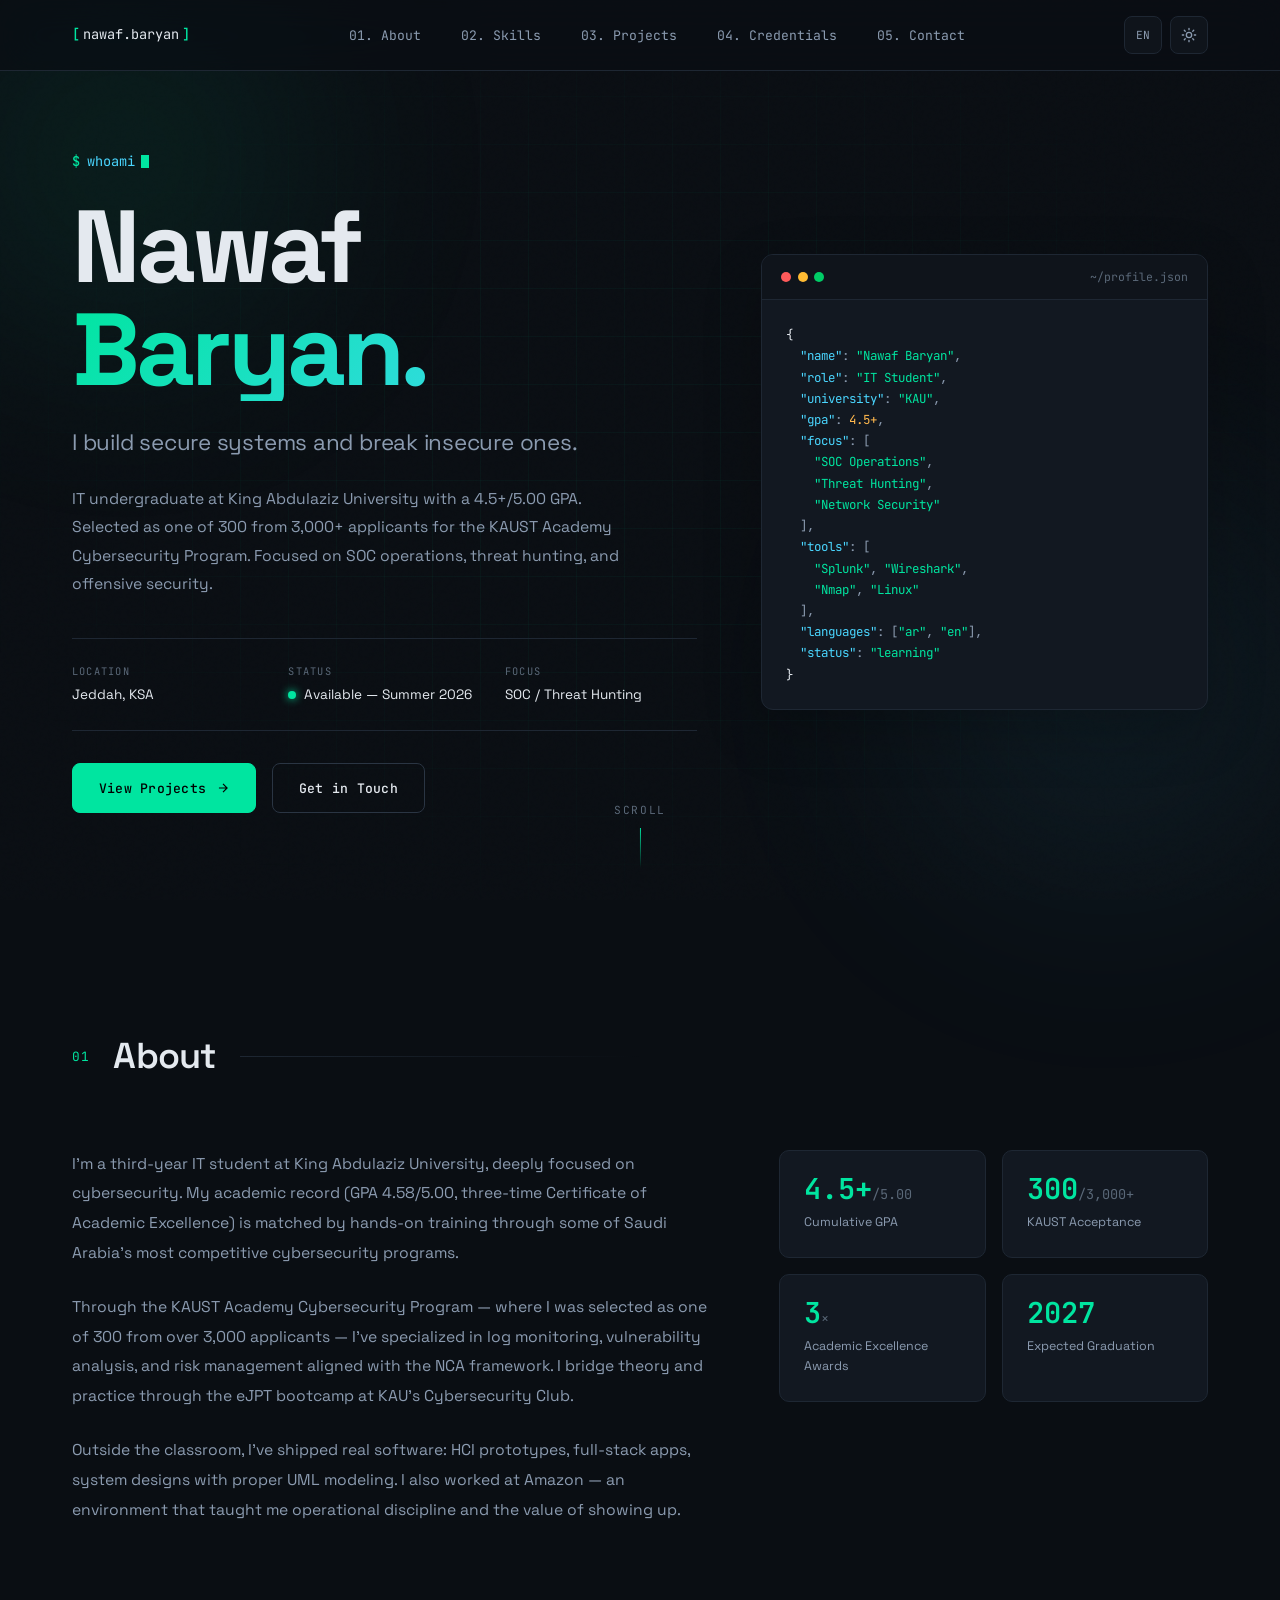
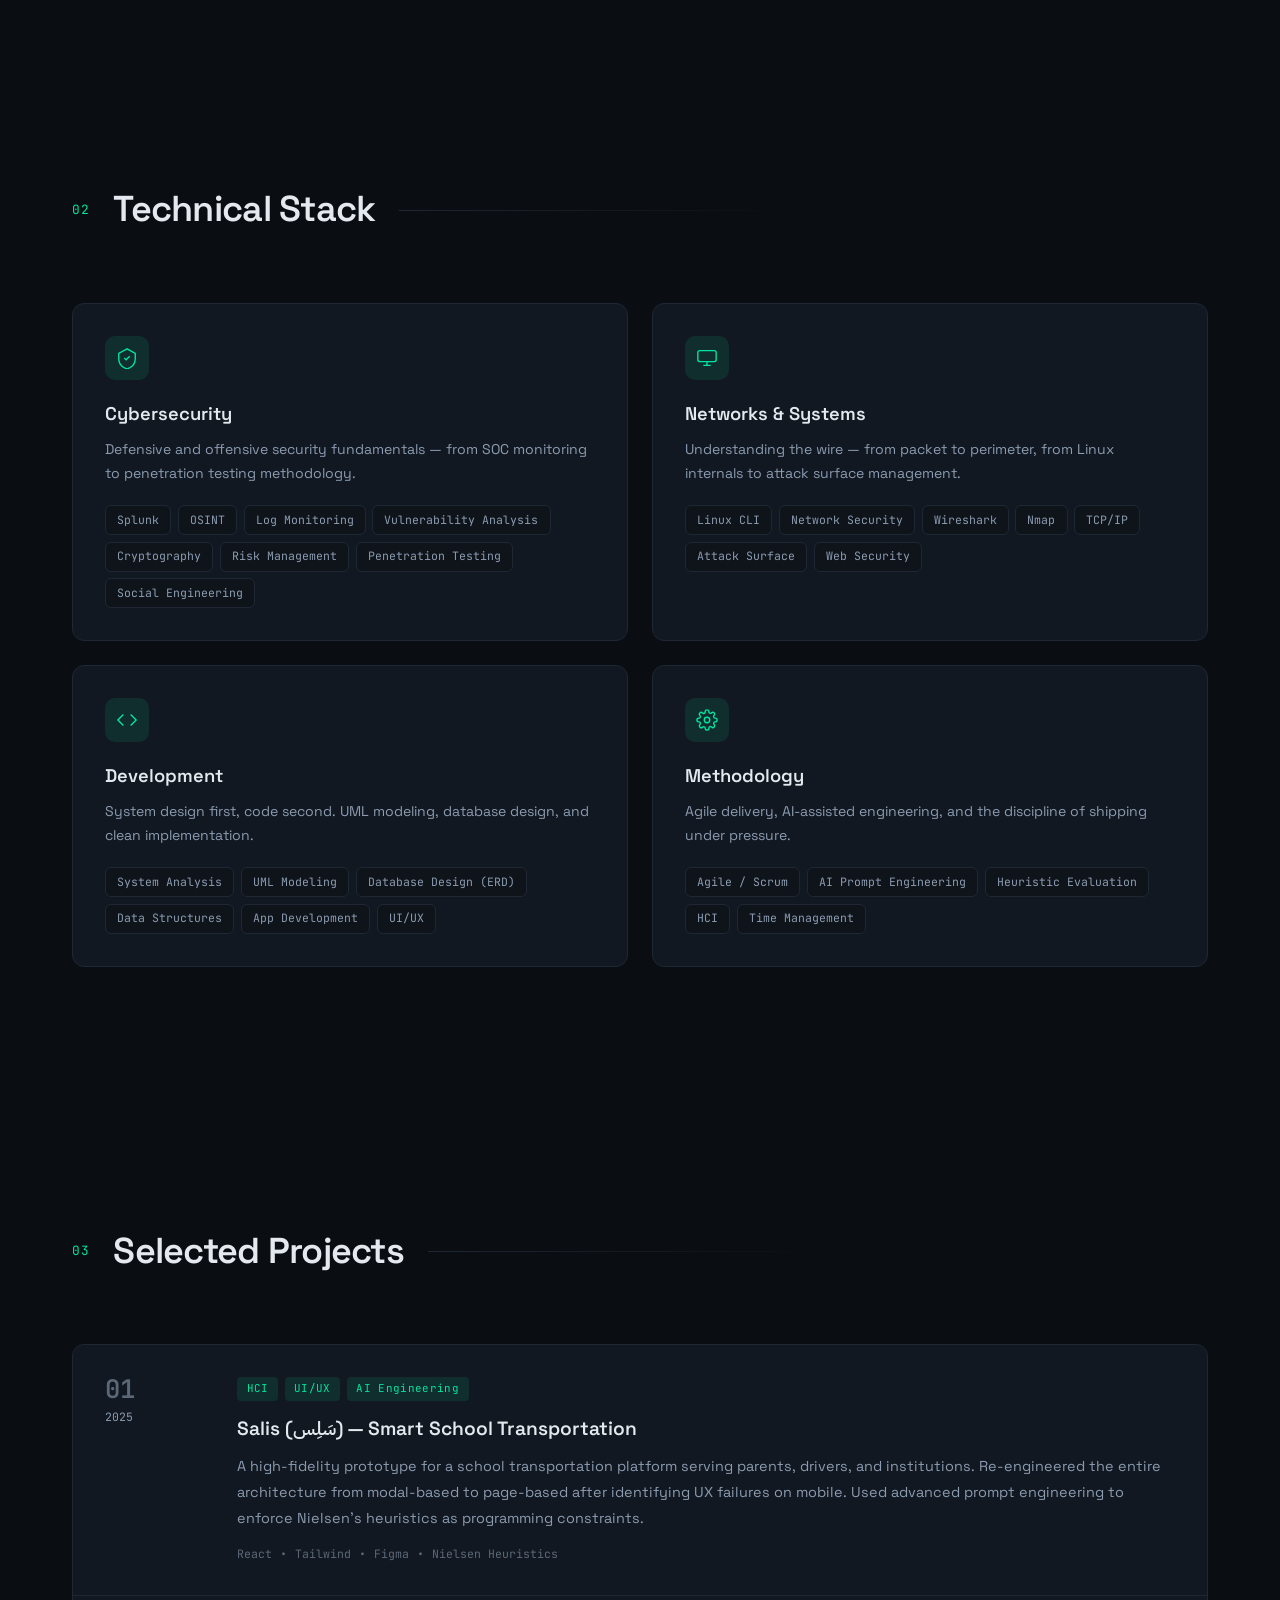
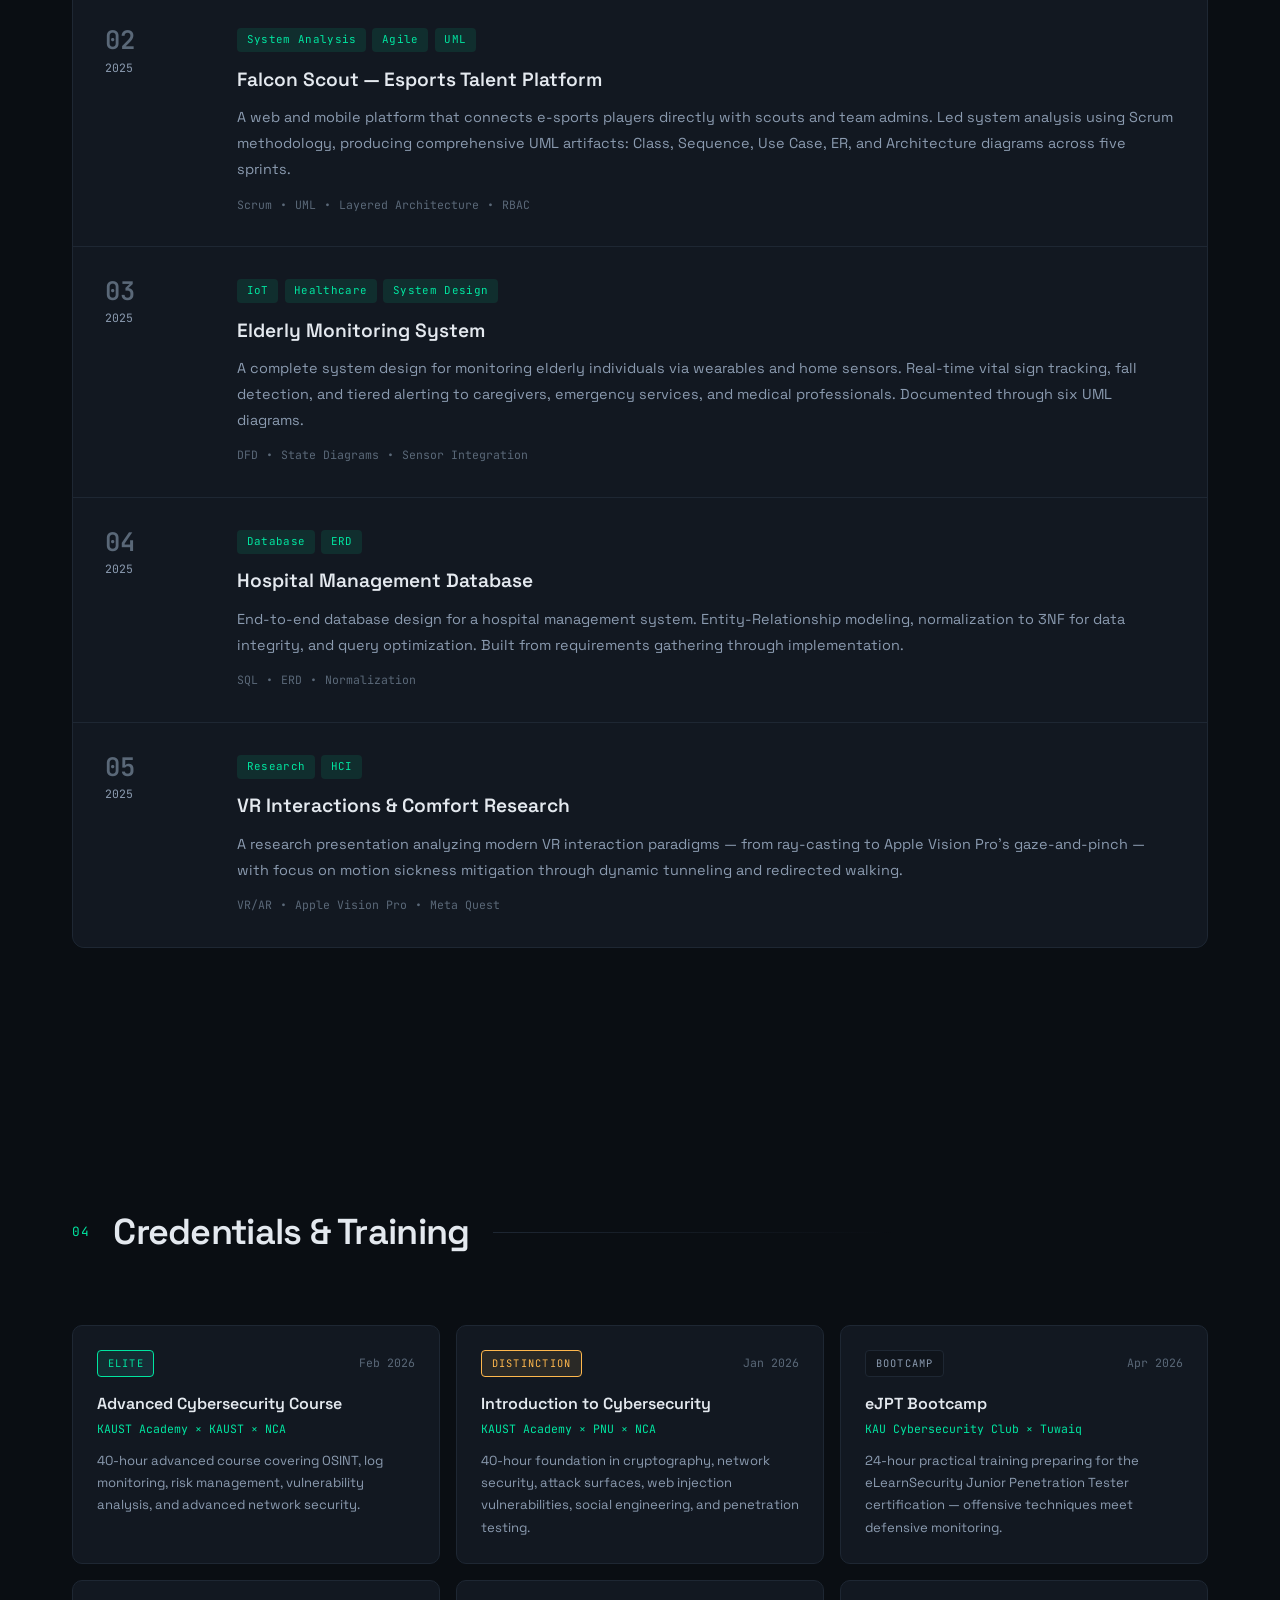
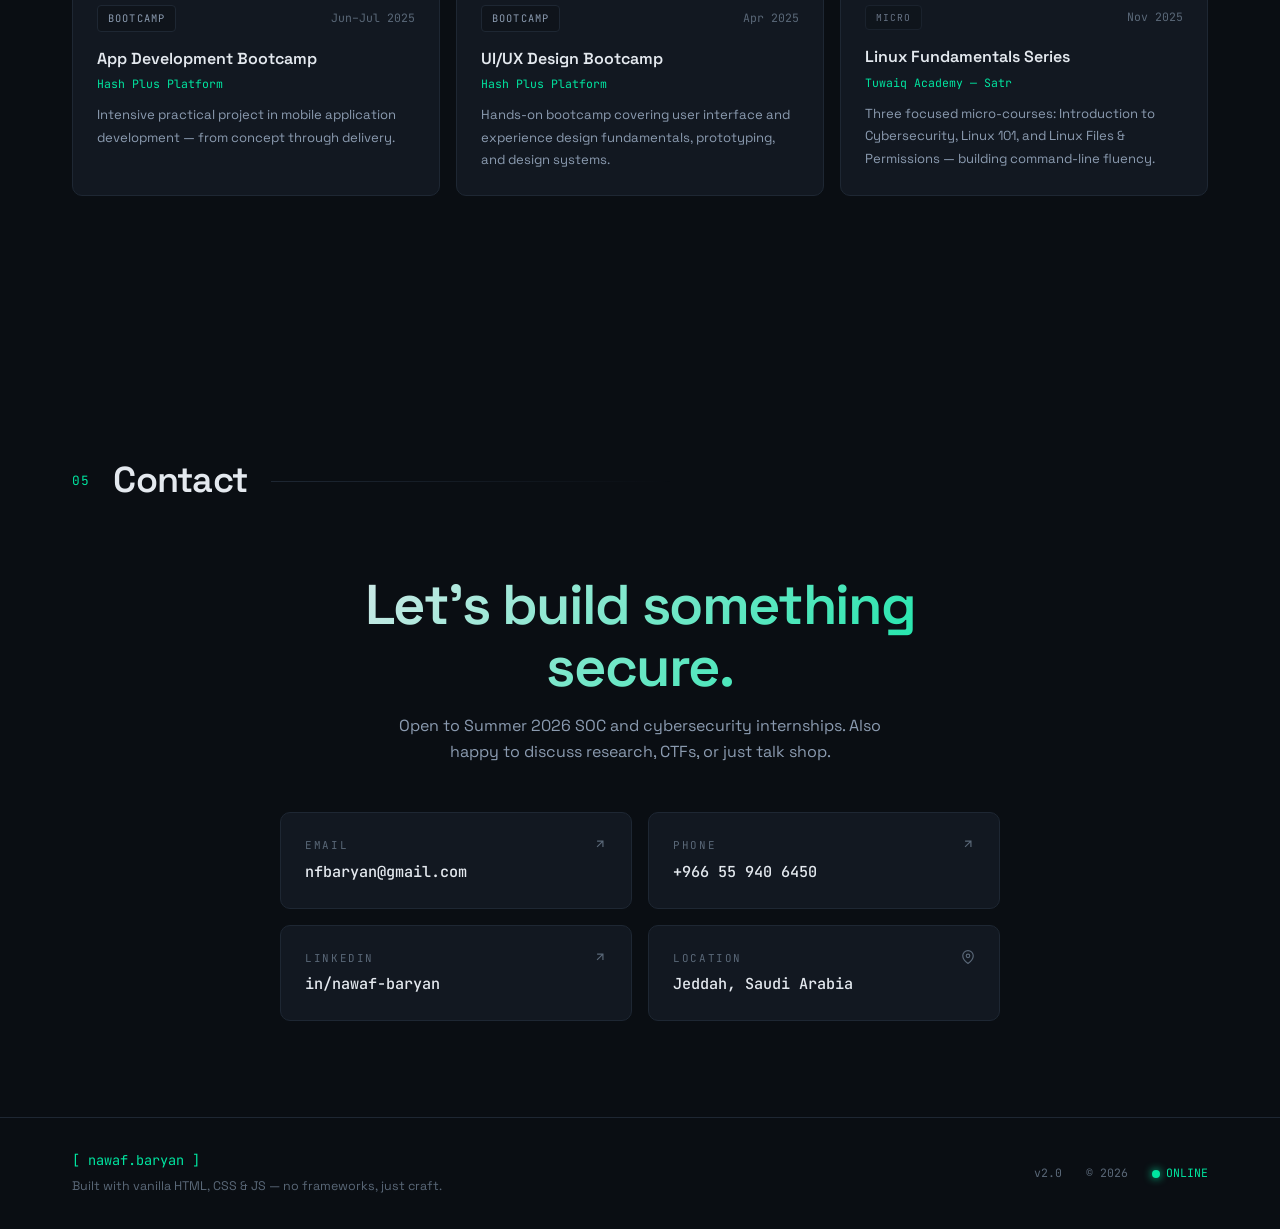
<file: index.html>
<!DOCTYPE html>
<html lang="en" data-theme="dark" dir="ltr">
<head>
  <meta charset="UTF-8" />
  <meta name="viewport" content="width=device-width, initial-scale=1.0" />
  <meta name="description" content="Nawaf Baryan - IT Student & Cybersecurity Enthusiast at King Abdulaziz University. KAUST Academy Cybersecurity Program, eJPT, SOC-focused." />
  <title>Nawaf Baryan — Cybersecurity & IT</title>
  <link rel="preconnect" href="https://fonts.googleapis.com" />
  <link rel="preconnect" href="https://fonts.gstatic.com" crossorigin />
  <link href="https://fonts.googleapis.com/css2?family=JetBrains+Mono:wght@300;400;500;600&family=Space+Grotesk:wght@300;400;500;600;700&family=IBM+Plex+Sans+Arabic:wght@300;400;500;600;700&display=swap" rel="stylesheet" />
  <link rel="stylesheet" href="css/style.css" />
</head>
<body>

  <!-- Animated grid background -->
  <div class="grid-bg" aria-hidden="true"></div>
  <div class="noise" aria-hidden="true"></div>
  <div class="glow glow-1" aria-hidden="true"></div>
  <div class="glow glow-2" aria-hidden="true"></div>

  <!-- Navigation -->
  <nav class="nav">
    <div class="nav-inner">
      <a href="#home" class="logo">
        <span class="logo-bracket">[</span>
        <span class="logo-text" data-en="nawaf.baryan" data-ar="نواف.باريان">nawaf.baryan</span>
        <span class="logo-bracket">]</span>
      </a>

      <ul class="nav-links">
        <li><a href="#about" data-en="01. About" data-ar="٠١. عنّي">01. About</a></li>
        <li><a href="#skills" data-en="02. Skills" data-ar="٠٢. المهارات">02. Skills</a></li>
        <li><a href="#projects" data-en="03. Projects" data-ar="٠٣. المشاريع">03. Projects</a></li>
        <li><a href="#certs" data-en="04. Credentials" data-ar="٠٤. الشهادات">04. Credentials</a></li>
        <li><a href="#contact" data-en="05. Contact" data-ar="٠٥. التواصل">05. Contact</a></li>
      </ul>

      <div class="nav-controls">
        <button id="langToggle" class="ctrl-btn" aria-label="Toggle language" title="Toggle language">
          <span class="lang-current">EN</span>
        </button>
        <button id="themeToggle" class="ctrl-btn" aria-label="Toggle theme" title="Toggle theme">
          <svg class="icon-sun" width="16" height="16" viewBox="0 0 24 24" fill="none" stroke="currentColor" stroke-width="2" stroke-linecap="round" stroke-linejoin="round"><circle cx="12" cy="12" r="4"></circle><path d="M12 2v2M12 20v2M4.93 4.93l1.41 1.41M17.66 17.66l1.41 1.41M2 12h2M20 12h2M4.93 19.07l1.41-1.41M17.66 6.34l1.41-1.41"></path></svg>
          <svg class="icon-moon" width="16" height="16" viewBox="0 0 24 24" fill="none" stroke="currentColor" stroke-width="2" stroke-linecap="round" stroke-linejoin="round"><path d="M21 12.79A9 9 0 1 1 11.21 3 7 7 0 0 0 21 12.79z"></path></svg>
        </button>
        <button id="menuToggle" class="ctrl-btn menu-btn" aria-label="Menu"><span></span><span></span></button>
      </div>
    </div>
  </nav>

  <!-- Mobile menu -->
  <div class="mobile-menu" id="mobileMenu">
    <a href="#about" data-en="01. About" data-ar="٠١. عنّي">01. About</a>
    <a href="#skills" data-en="02. Skills" data-ar="٠٢. المهارات">02. Skills</a>
    <a href="#projects" data-en="03. Projects" data-ar="٠٣. المشاريع">03. Projects</a>
    <a href="#certs" data-en="04. Credentials" data-ar="٠٤. الشهادات">04. Credentials</a>
    <a href="#contact" data-en="05. Contact" data-ar="٠٥. التواصل">05. Contact</a>
  </div>

  <main>
    <!-- HERO -->
    <section id="home" class="hero">
      <div class="hero-content">
        <div class="hero-intro">
          <span class="terminal-prompt">$</span>
          <span class="typed-text" data-en="whoami" data-ar="من_أنا">whoami</span>
          <span class="cursor-blink"></span>
        </div>

        <h1 class="hero-name">
          <span class="hero-line" data-en="Nawaf" data-ar="نواف">Nawaf</span>
          <span class="hero-line hero-accent" data-en="Baryan." data-ar="باريان.">Baryan.</span>
        </h1>

        <h2 class="hero-tagline" data-en="I build secure systems and break insecure ones." data-ar="أبني الأنظمة الآمنة، وأكسر غير الآمنة.">
          I build secure systems and break insecure ones.
        </h2>

        <p class="hero-desc" data-en="IT undergraduate at King Abdulaziz University with a 4.5+/5.00 GPA. Selected as one of 300 from 3,000+ applicants for the KAUST Academy Cybersecurity Program. Focused on SOC operations, threat hunting, and offensive security." data-ar="طالب تقنية معلومات في جامعة الملك عبدالعزيز بمعدل +٤.٥ من ٥. اختير ضمن ٣٠٠ متدرب من أصل ٣٠٠٠+ متقدم في برنامج أكاديمية كاوست للأمن السيبراني. متخصص في عمليات SOC والصيد التهديدي والأمن الهجومي.">
          IT undergraduate at King Abdulaziz University with a 4.5+/5.00 GPA. Selected as one of 300 from 3,000+ applicants for the KAUST Academy Cybersecurity Program. Focused on SOC operations, threat hunting, and offensive security.
        </p>

        <div class="hero-meta">
          <div class="meta-item">
            <span class="meta-label" data-en="LOCATION" data-ar="الموقع">LOCATION</span>
            <span class="meta-value" data-en="Jeddah, KSA" data-ar="جدة، السعودية">Jeddah, KSA</span>
          </div>
          <div class="meta-item">
            <span class="meta-label" data-en="STATUS" data-ar="الحالة">STATUS</span>
            <span class="meta-value">
              <span class="status-dot"></span>
              <span data-en="Available — Summer 2026" data-ar="متاح — صيف ٢٠٢٦">Available — Summer 2026</span>
            </span>
          </div>
          <div class="meta-item">
            <span class="meta-label" data-en="FOCUS" data-ar="التخصص">FOCUS</span>
            <span class="meta-value" data-en="SOC / Threat Hunting" data-ar="SOC / الصيد التهديدي">SOC / Threat Hunting</span>
          </div>
        </div>

        <div class="hero-actions">
          <a href="#projects" class="btn btn-primary">
            <span data-en="View Projects" data-ar="عرض المشاريع">View Projects</span>
            <svg width="14" height="14" viewBox="0 0 24 24" fill="none" stroke="currentColor" stroke-width="2"><path d="M5 12h14M12 5l7 7-7 7"/></svg>
          </a>
          <a href="#contact" class="btn btn-ghost">
            <span data-en="Get in Touch" data-ar="تواصل معي">Get in Touch</span>
          </a>
        </div>
      </div>

      <div class="hero-side">
        <div class="code-card">
          <div class="code-header">
            <span class="dot dot-r"></span>
            <span class="dot dot-y"></span>
            <span class="dot dot-g"></span>
            <span class="code-title">~/profile.json</span>
          </div>
          <pre class="code-body"><span class="c-brace">{</span>
  <span class="c-key">"name"</span>: <span class="c-string">"Nawaf Baryan"</span>,
  <span class="c-key">"role"</span>: <span class="c-string">"IT Student"</span>,
  <span class="c-key">"university"</span>: <span class="c-string">"KAU"</span>,
  <span class="c-key">"gpa"</span>: <span class="c-number">4.5+</span>,
  <span class="c-key">"focus"</span>: [
    <span class="c-string">"SOC Operations"</span>,
    <span class="c-string">"Threat Hunting"</span>,
    <span class="c-string">"Network Security"</span>
  ],
  <span class="c-key">"tools"</span>: [
    <span class="c-string">"Splunk"</span>, <span class="c-string">"Wireshark"</span>,
    <span class="c-string">"Nmap"</span>, <span class="c-string">"Linux"</span>
  ],
  <span class="c-key">"languages"</span>: [<span class="c-string">"ar"</span>, <span class="c-string">"en"</span>],
  <span class="c-key">"status"</span>: <span class="c-string">"learning"</span>
<span class="c-brace">}</span></pre>
        </div>
      </div>

      <div class="scroll-indicator">
        <span data-en="scroll" data-ar="تمرير">scroll</span>
        <div class="scroll-line"></div>
      </div>
    </section>

    <!-- ABOUT -->
    <section id="about" class="section">
      <header class="section-header">
        <span class="section-num">01</span>
        <h2 class="section-title" data-en="About" data-ar="عنّي">About</h2>
        <div class="section-line"></div>
      </header>

      <div class="about-grid">
        <div class="about-text">
          <p data-en="I'm a third-year IT student at King Abdulaziz University, deeply focused on cybersecurity. My academic record (GPA 4.58/5.00, three-time Certificate of Academic Excellence) is matched by hands-on training through some of Saudi Arabia's most competitive cybersecurity programs." data-ar="طالب تقنية معلومات في السنة الثالثة بجامعة الملك عبدالعزيز، شغفي الأساسي في الأمن السيبراني. سجلي الأكاديمي (معدل ٤.٥٨ من ٥، شهادة التميز الأكاديمي ثلاث مرات) يقابله تدريب عملي من خلال أكثر برامج الأمن السيبراني تنافسية في المملكة العربية السعودية.">
            I'm a third-year IT student at King Abdulaziz University, deeply focused on cybersecurity. My academic record (GPA 4.58/5.00, three-time Certificate of Academic Excellence) is matched by hands-on training through some of Saudi Arabia's most competitive cybersecurity programs.
          </p>
          <p data-en="Through the KAUST Academy Cybersecurity Program — where I was selected as one of 300 from over 3,000 applicants — I've specialized in log monitoring, vulnerability analysis, and risk management aligned with the NCA framework. I bridge theory and practice through the eJPT bootcamp at KAU's Cybersecurity Club." data-ar="من خلال برنامج أكاديمية كاوست للأمن السيبراني — حيث اختيرت ضمن ٣٠٠ متدرب من أصل ٣٠٠٠+ متقدم — تخصصت في مراقبة السجلات وتحليل الثغرات وإدارة المخاطر وفق إطار الهيئة الوطنية للأمن السيبراني. أربط النظرية بالتطبيق عبر معسكر eJPT بنادي الأمن السيبراني في الجامعة.">
            Through the KAUST Academy Cybersecurity Program — where I was selected as one of 300 from over 3,000 applicants — I've specialized in log monitoring, vulnerability analysis, and risk management aligned with the NCA framework. I bridge theory and practice through the eJPT bootcamp at KAU's Cybersecurity Club.
          </p>
          <p data-en="Outside the classroom, I've shipped real software: HCI prototypes, full-stack apps, system designs with proper UML modeling. I also worked at Amazon — an environment that taught me operational discipline and the value of showing up." data-ar="خارج قاعة المحاضرات، طوّرت برامج حقيقية: نماذج HCI، تطبيقات شاملة، تصاميم أنظمة بنمذجة UML احترافية. عملت أيضاً في أمازون — بيئة علّمتني الانضباط التشغيلي وقيمة الالتزام.">
            Outside the classroom, I've shipped real software: HCI prototypes, full-stack apps, system designs with proper UML modeling. I also worked at Amazon — an environment that taught me operational discipline and the value of showing up.
          </p>
        </div>

        <aside class="about-side">
          <div class="stat-block">
            <div class="stat-num">4.5+<span class="stat-sub">/5.00</span></div>
            <div class="stat-label" data-en="Cumulative GPA" data-ar="المعدل التراكمي">Cumulative GPA</div>
          </div>
          <div class="stat-block">
            <div class="stat-num">300<span class="stat-sub">/3,000+</span></div>
            <div class="stat-label" data-en="KAUST Acceptance" data-ar="القبول في كاوست">KAUST Acceptance</div>
          </div>
          <div class="stat-block">
            <div class="stat-num">3<span class="stat-sub">×</span></div>
            <div class="stat-label" data-en="Academic Excellence Awards" data-ar="جوائز التميز الأكاديمي">Academic Excellence Awards</div>
          </div>
          <div class="stat-block">
            <div class="stat-num">2027</div>
            <div class="stat-label" data-en="Expected Graduation" data-ar="التخرج المتوقع">Expected Graduation</div>
          </div>
        </aside>
      </div>
    </section>

    <!-- SKILLS -->
    <section id="skills" class="section">
      <header class="section-header">
        <span class="section-num">02</span>
        <h2 class="section-title" data-en="Technical Stack" data-ar="المكدس التقني">Technical Stack</h2>
        <div class="section-line"></div>
      </header>

      <div class="skills-grid">
        <article class="skill-card">
          <div class="skill-icon" aria-hidden="true">
            <svg viewBox="0 0 24 24" fill="none" stroke="currentColor" stroke-width="1.5"><path d="M12 2L3 7v6c0 5 3.5 9 9 11 5.5-2 9-6 9-11V7l-9-5z"/><path d="M9 12l2 2 4-4"/></svg>
          </div>
          <h3 class="skill-title">Cybersecurity</h3>
          <p class="skill-desc" data-en="Defensive and offensive security fundamentals — from SOC monitoring to penetration testing methodology." data-ar="أساسيات الأمن الدفاعي والهجومي — من مراقبة SOC إلى منهجية اختبار الاختراق.">
            Defensive and offensive security fundamentals — from SOC monitoring to penetration testing methodology.
          </p>
          <div class="skill-tags">
            <span class="tag">Splunk</span>
            <span class="tag">OSINT</span>
            <span class="tag">Log Monitoring</span>
            <span class="tag">Vulnerability Analysis</span>
            <span class="tag">Cryptography</span>
            <span class="tag">Risk Management</span>
            <span class="tag">Penetration Testing</span>
            <span class="tag">Social Engineering</span>
          </div>
        </article>

        <article class="skill-card">
          <div class="skill-icon" aria-hidden="true">
            <svg viewBox="0 0 24 24" fill="none" stroke="currentColor" stroke-width="1.5"><rect x="2" y="4" width="20" height="12" rx="2"/><path d="M8 20h8M12 16v4"/></svg>
          </div>
          <h3 class="skill-title">Networks & Systems</h3>
          <p class="skill-desc" data-en="Understanding the wire — from packet to perimeter, from Linux internals to attack surface management." data-ar="فهم البنية التحتية — من الحزمة إلى المحيط، ومن داخليات لينكس إلى إدارة سطح الهجوم.">
            Understanding the wire — from packet to perimeter, from Linux internals to attack surface management.
          </p>
          <div class="skill-tags">
            <span class="tag">Linux CLI</span>
            <span class="tag">Network Security</span>
            <span class="tag">Wireshark</span>
            <span class="tag">Nmap</span>
            <span class="tag">TCP/IP</span>
            <span class="tag">Attack Surface</span>
            <span class="tag">Web Security</span>
          </div>
        </article>

        <article class="skill-card">
          <div class="skill-icon" aria-hidden="true">
            <svg viewBox="0 0 24 24" fill="none" stroke="currentColor" stroke-width="1.5"><polyline points="16 18 22 12 16 6"/><polyline points="8 6 2 12 8 18"/></svg>
          </div>
          <h3 class="skill-title">Development</h3>
          <p class="skill-desc" data-en="System design first, code second. UML modeling, database design, and clean implementation." data-ar="تصميم النظام أولاً، الكود ثانياً. نمذجة UML، تصميم قواعد البيانات، وتنفيذ نظيف.">
            System design first, code second. UML modeling, database design, and clean implementation.
          </p>
          <div class="skill-tags">
            <span class="tag">System Analysis</span>
            <span class="tag">UML Modeling</span>
            <span class="tag">Database Design (ERD)</span>
            <span class="tag">Data Structures</span>
            <span class="tag">App Development</span>
            <span class="tag">UI/UX</span>
          </div>
        </article>

        <article class="skill-card">
          <div class="skill-icon" aria-hidden="true">
            <svg viewBox="0 0 24 24" fill="none" stroke="currentColor" stroke-width="1.5"><circle cx="12" cy="12" r="3"/><path d="M19.4 15a1.65 1.65 0 0 0 .33 1.82l.06.06a2 2 0 0 1-2.83 2.83l-.06-.06a1.65 1.65 0 0 0-1.82-.33 1.65 1.65 0 0 0-1 1.51V21a2 2 0 0 1-4 0v-.09A1.65 1.65 0 0 0 9 19.4a1.65 1.65 0 0 0-1.82.33l-.06.06a2 2 0 0 1-2.83-2.83l.06-.06a1.65 1.65 0 0 0 .33-1.82 1.65 1.65 0 0 0-1.51-1H3a2 2 0 0 1 0-4h.09A1.65 1.65 0 0 0 4.6 9a1.65 1.65 0 0 0-.33-1.82l-.06-.06a2 2 0 0 1 2.83-2.83l.06.06a1.65 1.65 0 0 0 1.82.33H9a1.65 1.65 0 0 0 1-1.51V3a2 2 0 0 1 4 0v.09a1.65 1.65 0 0 0 1 1.51 1.65 1.65 0 0 0 1.82-.33l.06-.06a2 2 0 0 1 2.83 2.83l-.06.06a1.65 1.65 0 0 0-.33 1.82V9a1.65 1.65 0 0 0 1.51 1H21a2 2 0 0 1 0 4h-.09a1.65 1.65 0 0 0-1.51 1z"/></svg>
          </div>
          <h3 class="skill-title">Methodology</h3>
          <p class="skill-desc" data-en="Agile delivery, AI-assisted engineering, and the discipline of shipping under pressure." data-ar="منهجية أجايل، الهندسة بمساعدة الذكاء الاصطناعي، وانضباط التسليم تحت الضغط.">
            Agile delivery, AI-assisted engineering, and the discipline of shipping under pressure.
          </p>
          <div class="skill-tags">
            <span class="tag">Agile / Scrum</span>
            <span class="tag">AI Prompt Engineering</span>
            <span class="tag">Heuristic Evaluation</span>
            <span class="tag">HCI</span>
            <span class="tag">Time Management</span>
          </div>
        </article>
      </div>
    </section>

    <!-- PROJECTS -->
    <section id="projects" class="section">
      <header class="section-header">
        <span class="section-num">03</span>
        <h2 class="section-title" data-en="Selected Projects" data-ar="مشاريع مختارة">Selected Projects</h2>
        <div class="section-line"></div>
      </header>

      <div class="projects-list">
        <!-- Project 1 -->
        <article class="project">
          <div class="project-meta">
            <span class="project-num">01</span>
            <span class="project-year">2025</span>
          </div>
          <div class="project-body">
            <div class="project-tags">
              <span class="proj-tag">HCI</span>
              <span class="proj-tag">UI/UX</span>
              <span class="proj-tag">AI Engineering</span>
            </div>
            <h3 class="project-title">Salis (سَلِس) — Smart School Transportation</h3>
            <p class="project-desc" data-en="A high-fidelity prototype for a school transportation platform serving parents, drivers, and institutions. Re-engineered the entire architecture from modal-based to page-based after identifying UX failures on mobile. Used advanced prompt engineering to enforce Nielsen's heuristics as programming constraints." data-ar="نموذج تفاعلي عالي الجودة لمنصة نقل مدرسي تخدم أولياء الأمور والسائقين والمؤسسات. أعدت هندسة البنية بالكامل من المودالز إلى الصفحات بعد رصد إخفاقات تجربة المستخدم على الموبايل. استخدمت هندسة الأوامر المتقدمة لفرض مبادئ نيلسن كقيود برمجية.">
              A high-fidelity prototype for a school transportation platform serving parents, drivers, and institutions. Re-engineered the entire architecture from modal-based to page-based after identifying UX failures on mobile. Used advanced prompt engineering to enforce Nielsen's heuristics as programming constraints.
            </p>
            <div class="project-stack">
              <span>React</span><span>•</span><span>Tailwind</span><span>•</span><span>Figma</span><span>•</span><span>Nielsen Heuristics</span>
            </div>
          </div>
        </article>

        <!-- Project 2 -->
        <article class="project">
          <div class="project-meta">
            <span class="project-num">02</span>
            <span class="project-year">2025</span>
          </div>
          <div class="project-body">
            <div class="project-tags">
              <span class="proj-tag">System Analysis</span>
              <span class="proj-tag">Agile</span>
              <span class="proj-tag">UML</span>
            </div>
            <h3 class="project-title">Falcon Scout — Esports Talent Platform</h3>
            <p class="project-desc" data-en="A web and mobile platform that connects e-sports players directly with scouts and team admins. Led system analysis using Scrum methodology, producing comprehensive UML artifacts: Class, Sequence, Use Case, ER, and Architecture diagrams across five sprints." data-ar="منصة ويب وموبايل تربط لاعبي الرياضات الإلكترونية مباشرةً بالكشّافين ومدراء الفرق. قدت التحليل النظامي باستخدام منهجية Scrum، مع إنتاج مخططات UML شاملة: Class، Sequence، Use Case، ER، والمعمارية عبر خمس سبرنتات.">
              A web and mobile platform that connects e-sports players directly with scouts and team admins. Led system analysis using Scrum methodology, producing comprehensive UML artifacts: Class, Sequence, Use Case, ER, and Architecture diagrams across five sprints.
            </p>
            <div class="project-stack">
              <span>Scrum</span><span>•</span><span>UML</span><span>•</span><span>Layered Architecture</span><span>•</span><span>RBAC</span>
            </div>
          </div>
        </article>

        <!-- Project 3 -->
        <article class="project">
          <div class="project-meta">
            <span class="project-num">03</span>
            <span class="project-year">2025</span>
          </div>
          <div class="project-body">
            <div class="project-tags">
              <span class="proj-tag">IoT</span>
              <span class="proj-tag">Healthcare</span>
              <span class="proj-tag">System Design</span>
            </div>
            <h3 class="project-title">Elderly Monitoring System</h3>
            <p class="project-desc" data-en="A complete system design for monitoring elderly individuals via wearables and home sensors. Real-time vital sign tracking, fall detection, and tiered alerting to caregivers, emergency services, and medical professionals. Documented through six UML diagrams." data-ar="تصميم متكامل لنظام يراقب كبار السن عبر الأجهزة القابلة للارتداء وحساسات المنزل. تتبع لحظي للعلامات الحيوية، كشف السقوط، وتنبيهات متدرجة لمقدمي الرعاية وخدمات الطوارئ والكوادر الطبية. موثّق عبر ست مخططات UML.">
              A complete system design for monitoring elderly individuals via wearables and home sensors. Real-time vital sign tracking, fall detection, and tiered alerting to caregivers, emergency services, and medical professionals. Documented through six UML diagrams.
            </p>
            <div class="project-stack">
              <span>DFD</span><span>•</span><span>State Diagrams</span><span>•</span><span>Sensor Integration</span>
            </div>
          </div>
        </article>

        <!-- Project 4 -->
        <article class="project">
          <div class="project-meta">
            <span class="project-num">04</span>
            <span class="project-year">2025</span>
          </div>
          <div class="project-body">
            <div class="project-tags">
              <span class="proj-tag">Database</span>
              <span class="proj-tag">ERD</span>
            </div>
            <h3 class="project-title">Hospital Management Database</h3>
            <p class="project-desc" data-en="End-to-end database design for a hospital management system. Entity-Relationship modeling, normalization to 3NF for data integrity, and query optimization. Built from requirements gathering through implementation." data-ar="تصميم متكامل لقاعدة بيانات نظام إدارة مستشفى. نمذجة العلاقات بين الكيانات، تطبيع البيانات حتى المرحلة الثالثة لضمان تكامل البيانات، وتحسين الاستعلامات. بُني من جمع المتطلبات وحتى التنفيذ.">
              End-to-end database design for a hospital management system. Entity-Relationship modeling, normalization to 3NF for data integrity, and query optimization. Built from requirements gathering through implementation.
            </p>
            <div class="project-stack">
              <span>SQL</span><span>•</span><span>ERD</span><span>•</span><span>Normalization</span>
            </div>
          </div>
        </article>

        <!-- Project 5 -->
        <article class="project">
          <div class="project-meta">
            <span class="project-num">05</span>
            <span class="project-year">2025</span>
          </div>
          <div class="project-body">
            <div class="project-tags">
              <span class="proj-tag">Research</span>
              <span class="proj-tag">HCI</span>
            </div>
            <h3 class="project-title">VR Interactions & Comfort Research</h3>
            <p class="project-desc" data-en="A research presentation analyzing modern VR interaction paradigms — from ray-casting to Apple Vision Pro's gaze-and-pinch — with focus on motion sickness mitigation through dynamic tunneling and redirected walking." data-ar="عرض بحثي يحلل أنماط التفاعل الحديثة في الواقع الافتراضي — من Ray-Casting إلى تقنية Gaze and Pinch في Apple Vision Pro — مع التركيز على تقليل دوار الحركة عبر التغميق الديناميكي والمشي الموجَّه.">
              A research presentation analyzing modern VR interaction paradigms — from ray-casting to Apple Vision Pro's gaze-and-pinch — with focus on motion sickness mitigation through dynamic tunneling and redirected walking.
            </p>
            <div class="project-stack">
              <span>VR/AR</span><span>•</span><span>Apple Vision Pro</span><span>•</span><span>Meta Quest</span>
            </div>
          </div>
        </article>
      </div>
    </section>

    <!-- CERTIFICATIONS -->
    <section id="certs" class="section">
      <header class="section-header">
        <span class="section-num">04</span>
        <h2 class="section-title" data-en="Credentials & Training" data-ar="الشهادات والتدريب">Credentials & Training</h2>
        <div class="section-line"></div>
      </header>

      <div class="certs-grid">
        <article class="cert">
          <div class="cert-header">
            <span class="cert-badge cert-elite">ELITE</span>
            <span class="cert-date">Feb 2026</span>
          </div>
          <h3 class="cert-title">Advanced Cybersecurity Course</h3>
          <p class="cert-org">KAUST Academy × KAUST × NCA</p>
          <p class="cert-desc" data-en="40-hour advanced course covering OSINT, log monitoring, risk management, vulnerability analysis, and advanced network security." data-ar="دورة متقدمة لمدة ٤٠ ساعة تغطي OSINT ومراقبة السجلات وإدارة المخاطر وتحليل الثغرات والأمن المتقدم للشبكات.">
            40-hour advanced course covering OSINT, log monitoring, risk management, vulnerability analysis, and advanced network security.
          </p>
        </article>

        <article class="cert">
          <div class="cert-header">
            <span class="cert-badge cert-distinct">DISTINCTION</span>
            <span class="cert-date">Jan 2026</span>
          </div>
          <h3 class="cert-title">Introduction to Cybersecurity</h3>
          <p class="cert-org">KAUST Academy × PNU × NCA</p>
          <p class="cert-desc" data-en="40-hour foundation in cryptography, network security, attack surfaces, web injection vulnerabilities, social engineering, and penetration testing." data-ar="أساس مكوّن من ٤٠ ساعة في التشفير وأمن الشبكات وأسطح الهجوم وثغرات حقن الويب والهندسة الاجتماعية واختبار الاختراق.">
            40-hour foundation in cryptography, network security, attack surfaces, web injection vulnerabilities, social engineering, and penetration testing.
          </p>
        </article>

        <article class="cert">
          <div class="cert-header">
            <span class="cert-badge">BOOTCAMP</span>
            <span class="cert-date">Apr 2026</span>
          </div>
          <h3 class="cert-title">eJPT Bootcamp</h3>
          <p class="cert-org">KAU Cybersecurity Club × Tuwaiq</p>
          <p class="cert-desc" data-en="24-hour practical training preparing for the eLearnSecurity Junior Penetration Tester certification — offensive techniques meet defensive monitoring." data-ar="تدريب عملي لمدة ٢٤ ساعة للتحضير لشهادة eLearnSecurity Junior Penetration Tester — التقنيات الهجومية تلتقي بالرصد الدفاعي.">
            24-hour practical training preparing for the eLearnSecurity Junior Penetration Tester certification — offensive techniques meet defensive monitoring.
          </p>
        </article>

        <article class="cert">
          <div class="cert-header">
            <span class="cert-badge">BOOTCAMP</span>
            <span class="cert-date">Jun–Jul 2025</span>
          </div>
          <h3 class="cert-title">App Development Bootcamp</h3>
          <p class="cert-org">Hash Plus Platform</p>
          <p class="cert-desc" data-en="Intensive practical project in mobile application development — from concept through delivery." data-ar="مشروع عملي مكثف في تطوير تطبيقات الموبايل — من الفكرة حتى التسليم.">
            Intensive practical project in mobile application development — from concept through delivery.
          </p>
        </article>

        <article class="cert">
          <div class="cert-header">
            <span class="cert-badge">BOOTCAMP</span>
            <span class="cert-date">Apr 2025</span>
          </div>
          <h3 class="cert-title">UI/UX Design Bootcamp</h3>
          <p class="cert-org">Hash Plus Platform</p>
          <p class="cert-desc" data-en="Hands-on bootcamp covering user interface and experience design fundamentals, prototyping, and design systems." data-ar="معسكر عملي يغطي أساسيات تصميم واجهة وتجربة المستخدم، النماذج الأولية، وأنظمة التصميم.">
            Hands-on bootcamp covering user interface and experience design fundamentals, prototyping, and design systems.
          </p>
        </article>

        <article class="cert">
          <div class="cert-header">
            <span class="cert-badge cert-mini">MICRO</span>
            <span class="cert-date">Nov 2025</span>
          </div>
          <h3 class="cert-title">Linux Fundamentals Series</h3>
          <p class="cert-org">Tuwaiq Academy — Satr</p>
          <p class="cert-desc" data-en="Three focused micro-courses: Introduction to Cybersecurity, Linux 101, and Linux Files & Permissions — building command-line fluency." data-ar="ثلاث دورات مصغّرة مركّزة: مقدمة في الأمن السيبراني، Linux 101، وLinux Files & Permissions — لبناء طلاقة سطر الأوامر.">
            Three focused micro-courses: Introduction to Cybersecurity, Linux 101, and Linux Files & Permissions — building command-line fluency.
          </p>
        </article>
      </div>
    </section>

    <!-- CONTACT -->
    <section id="contact" class="section section-contact">
      <header class="section-header">
        <span class="section-num">05</span>
        <h2 class="section-title" data-en="Contact" data-ar="التواصل">Contact</h2>
        <div class="section-line"></div>
      </header>

      <div class="contact-block">
        <h3 class="contact-headline" data-en="Let's build something secure." data-ar="لنبنِ شيئاً آمناً.">
          Let's build something secure.
        </h3>
        <p class="contact-sub" data-en="Open to Summer 2026 SOC and cybersecurity internships. Also happy to discuss research, CTFs, or just talk shop." data-ar="مهتم بتدريب صيفي في SOC والأمن السيبراني لعام ٢٠٢٦. سعيد أيضاً بالنقاش حول الأبحاث، تحديات CTF، أو الحديث المهني.">
          Open to Summer 2026 SOC and cybersecurity internships. Also happy to discuss research, CTFs, or just talk shop.
        </p>

        <div class="contact-grid">
          <a href="mailto:nfbaryan@gmail.com" class="contact-link">
            <div class="contact-link-label">EMAIL</div>
            <div class="contact-link-value">nfbaryan@gmail.com</div>
            <svg class="contact-arrow" width="14" height="14" viewBox="0 0 24 24" fill="none" stroke="currentColor" stroke-width="2"><path d="M7 17L17 7M7 7h10v10"/></svg>
          </a>
          <a href="tel:+966559406450" class="contact-link">
            <div class="contact-link-label">PHONE</div>
            <div class="contact-link-value">+966 55 940 6450</div>
            <svg class="contact-arrow" width="14" height="14" viewBox="0 0 24 24" fill="none" stroke="currentColor" stroke-width="2"><path d="M7 17L17 7M7 7h10v10"/></svg>
          </a>
          <a href="https://linkedin.com/in/nawaf-baryan" target="_blank" rel="noopener" class="contact-link">
            <div class="contact-link-label">LINKEDIN</div>
            <div class="contact-link-value">in/nawaf-baryan</div>
            <svg class="contact-arrow" width="14" height="14" viewBox="0 0 24 24" fill="none" stroke="currentColor" stroke-width="2"><path d="M7 17L17 7M7 7h10v10"/></svg>
          </a>
          <a href="#" class="contact-link">
            <div class="contact-link-label">LOCATION</div>
            <div class="contact-link-value" data-en="Jeddah, Saudi Arabia" data-ar="جدة، السعودية">Jeddah, Saudi Arabia</div>
            <svg class="contact-arrow" width="14" height="14" viewBox="0 0 24 24" fill="none" stroke="currentColor" stroke-width="2"><path d="M21 10c0 7-9 13-9 13s-9-6-9-13a9 9 0 0 1 18 0z"/><circle cx="12" cy="10" r="3"/></svg>
          </a>
        </div>
      </div>
    </section>
  </main>

  <footer class="footer">
    <div class="footer-inner">
      <div class="footer-left">
        <div class="footer-logo">[ nawaf.baryan ]</div>
        <div class="footer-tagline" data-en="Built with vanilla HTML, CSS & JS — no frameworks, just craft." data-ar="مبني بـ HTML و CSS و JS خالصة — لا إطارات، فقط حِرفية.">
          Built with vanilla HTML, CSS & JS — no frameworks, just craft.
        </div>
      </div>
      <div class="footer-right">
        <span class="footer-meta">v2.0</span>
        <span class="footer-meta">© 2026</span>
        <span class="footer-meta status-online">
          <span class="status-dot"></span>
          <span data-en="ONLINE" data-ar="متصل">ONLINE</span>
        </span>
      </div>
    </div>
  </footer>

  <script src="js/main.js"></script>
</body>
</html>
</file>
<file: css/style.css>
/* ============================================
   NAWAF BARYAN — PORTFOLIO
   Theme: Cyber-minimal · Dual mode · Bilingual
   ============================================ */

/* ---------- DESIGN TOKENS ---------- */
:root {
  /* Dark theme (default) */
  --bg: #0a0e13;
  --bg-elevated: #0f141b;
  --bg-card: #121821;
  --border: #1e2733;
  --border-strong: #2a3543;

  --text: #e4e9ef;
  --text-muted: #8b9bb0;
  --text-dim: #5a6878;

  --accent: #00e5a0;
  --accent-soft: rgba(0, 229, 160, 0.1);
  --accent-glow: rgba(0, 229, 160, 0.3);
  --accent2: #4ad6ff;
  --accent2-soft: rgba(74, 214, 255, 0.1);

  --danger: #ff5a6e;
  --warning: #ffb84d;

  --grid-color: rgba(0, 229, 160, 0.04);
  --noise-opacity: 0.025;

  /* Typography */
  --font-display: 'Space Grotesk', 'IBM Plex Sans Arabic', sans-serif;
  --font-arabic: 'IBM Plex Sans Arabic', 'Space Grotesk', sans-serif;
  --font-mono: 'JetBrains Mono', 'Courier New', monospace;

  /* Spacing */
  --container: 1200px;
  --section-pad: clamp(4rem, 10vw, 8rem);

  /* Easing */
  --ease: cubic-bezier(0.4, 0, 0.2, 1);
  --ease-out: cubic-bezier(0.16, 1, 0.3, 1);
}

[data-theme="light"] {
  --bg: #fafbfc;
  --bg-elevated: #ffffff;
  --bg-card: #ffffff;
  --border: #e4e8ee;
  --border-strong: #cdd4de;

  --text: #0a1220;
  --text-muted: #5a6878;
  --text-dim: #94a3b8;

  --accent: #00a36f;
  --accent-soft: rgba(0, 163, 111, 0.08);
  --accent-glow: rgba(0, 163, 111, 0.2);
  --accent2: #0085c7;
  --accent2-soft: rgba(0, 133, 199, 0.08);

  --grid-color: rgba(0, 163, 111, 0.05);
  --noise-opacity: 0.012;
}

/* ---------- RESET ---------- */
*, *::before, *::after { box-sizing: border-box; margin: 0; padding: 0; }
html { scroll-behavior: smooth; -webkit-font-smoothing: antialiased; }
body {
  font-family: var(--font-display);
  background: var(--bg);
  color: var(--text);
  line-height: 1.6;
  overflow-x: hidden;
  transition: background 0.4s var(--ease), color 0.4s var(--ease);
}

[dir="rtl"] body { font-family: var(--font-arabic); }

a { color: inherit; text-decoration: none; }
ul, ol { list-style: none; }
button { background: none; border: none; cursor: pointer; color: inherit; font-family: inherit; }

/* ---------- BACKGROUNDS ---------- */
.grid-bg {
  position: fixed; inset: 0; z-index: 0;
  background-image:
    linear-gradient(var(--grid-color) 1px, transparent 1px),
    linear-gradient(90deg, var(--grid-color) 1px, transparent 1px);
  background-size: 48px 48px;
  pointer-events: none;
  mask-image: radial-gradient(ellipse at center, black 30%, transparent 80%);
}

.noise {
  position: fixed; inset: 0; z-index: 1;
  background-image: url("data:image/svg+xml,%3Csvg viewBox='0 0 256 256' xmlns='http://www.w3.org/2000/svg'%3E%3Cfilter id='n'%3E%3CfeTurbulence type='fractalNoise' baseFrequency='0.85' numOctaves='3'/%3E%3C/filter%3E%3Crect width='100%25' height='100%25' filter='url(%23n)'/%3E%3C/svg%3E");
  opacity: var(--noise-opacity);
  pointer-events: none;
  mix-blend-mode: overlay;
}

.glow {
  position: fixed; z-index: 0;
  border-radius: 50%;
  filter: blur(120px);
  pointer-events: none;
  opacity: 0.5;
}
.glow-1 {
  top: -10%; left: -10%;
  width: 500px; height: 500px;
  background: radial-gradient(circle, var(--accent) 0%, transparent 70%);
  opacity: 0.15;
  animation: float 20s ease-in-out infinite;
}
.glow-2 {
  bottom: -10%; right: -10%;
  width: 600px; height: 600px;
  background: radial-gradient(circle, var(--accent2) 0%, transparent 70%);
  opacity: 0.1;
  animation: float 25s ease-in-out infinite reverse;
}

@keyframes float {
  0%, 100% { transform: translate(0, 0); }
  50% { transform: translate(50px, 30px); }
}

/* ---------- NAVIGATION ---------- */
.nav {
  position: fixed; top: 0; left: 0; right: 0;
  z-index: 100;
  backdrop-filter: blur(20px) saturate(150%);
  -webkit-backdrop-filter: blur(20px) saturate(150%);
  background: color-mix(in srgb, var(--bg) 70%, transparent);
  border-bottom: 1px solid var(--border);
  transition: all 0.3s var(--ease);
}

.nav-inner {
  max-width: var(--container);
  margin: 0 auto;
  padding: 1rem 2rem;
  display: flex;
  align-items: center;
  justify-content: space-between;
  gap: 2rem;
}

.logo {
  font-family: var(--font-mono);
  font-size: 0.85rem;
  display: flex;
  align-items: center;
  gap: 0.2rem;
  color: var(--text);
  transition: color 0.2s;
}
.logo:hover { color: var(--accent); }
.logo-bracket { color: var(--accent); font-weight: 500; }

.nav-links {
  display: flex;
  gap: 2.5rem;
  align-items: center;
}
.nav-links a {
  font-family: var(--font-mono);
  font-size: 0.82rem;
  color: var(--text-muted);
  position: relative;
  transition: color 0.2s;
}
.nav-links a:hover { color: var(--text); }
.nav-links a::before {
  content: '';
  position: absolute;
  bottom: -6px; left: 0;
  width: 0; height: 1px;
  background: var(--accent);
  transition: width 0.3s var(--ease);
}
.nav-links a:hover::before { width: 100%; }

.nav-controls {
  display: flex;
  gap: 0.5rem;
  align-items: center;
}

.ctrl-btn {
  width: 38px; height: 38px;
  border-radius: 8px;
  border: 1px solid var(--border);
  display: flex;
  align-items: center;
  justify-content: center;
  color: var(--text-muted);
  font-family: var(--font-mono);
  font-size: 0.7rem;
  transition: all 0.2s var(--ease);
  background: var(--bg-elevated);
}
.ctrl-btn:hover {
  color: var(--accent);
  border-color: var(--accent);
  box-shadow: 0 0 12px var(--accent-soft);
}

[data-theme="dark"] .icon-sun { display: block; }
[data-theme="dark"] .icon-moon { display: none; }
[data-theme="light"] .icon-sun { display: none; }
[data-theme="light"] .icon-moon { display: block; }

.menu-btn { display: none; flex-direction: column; gap: 4px; padding: 0 10px; }
.menu-btn span { width: 16px; height: 1.5px; background: currentColor; transition: 0.3s; }
.menu-btn.active span:first-child { transform: rotate(45deg) translate(3px, 3px); }
.menu-btn.active span:last-child { transform: rotate(-45deg) translate(3px, -3px); }

.mobile-menu {
  position: fixed;
  top: 70px; left: 0; right: 0;
  background: var(--bg-elevated);
  border-bottom: 1px solid var(--border);
  z-index: 99;
  padding: 1rem 2rem;
  display: none;
  flex-direction: column;
  gap: 1rem;
  transform: translateY(-20px);
  opacity: 0;
  pointer-events: none;
  transition: 0.3s var(--ease);
}
.mobile-menu.open {
  display: flex;
  transform: translateY(0);
  opacity: 1;
  pointer-events: all;
}
.mobile-menu a {
  font-family: var(--font-mono);
  font-size: 0.9rem;
  color: var(--text-muted);
  padding: 0.5rem 0;
  border-bottom: 1px solid var(--border);
}
.mobile-menu a:last-child { border: none; }

/* ---------- LAYOUT ---------- */
main { position: relative; z-index: 2; }

.section {
  max-width: var(--container);
  margin: 0 auto;
  padding: var(--section-pad) 2rem;
}

.section-header {
  display: flex;
  align-items: center;
  gap: 1.5rem;
  margin-bottom: 4rem;
}
.section-num {
  font-family: var(--font-mono);
  font-size: 0.8rem;
  color: var(--accent);
  letter-spacing: 0.05em;
}
.section-title {
  font-size: clamp(1.5rem, 3vw, 2.25rem);
  font-weight: 600;
  letter-spacing: -0.02em;
}
.section-line {
  flex: 1;
  height: 1px;
  background: linear-gradient(90deg, var(--border), transparent);
  max-width: 400px;
}

/* ---------- HERO ---------- */
.hero {
  min-height: 100vh;
  max-width: var(--container);
  margin: 0 auto;
  padding: 8rem 2rem 4rem;
  display: grid;
  grid-template-columns: 1.4fr 1fr;
  gap: 4rem;
  align-items: center;
  position: relative;
}

.hero-intro {
  font-family: var(--font-mono);
  font-size: 0.85rem;
  color: var(--text-muted);
  margin-bottom: 1.5rem;
  display: flex;
  align-items: center;
  gap: 0.4rem;
  opacity: 0;
  animation: fadeUp 0.6s var(--ease-out) 0.1s forwards;
}
.terminal-prompt { color: var(--accent); font-weight: 500; }
.typed-text { color: var(--accent2); }
.cursor-blink {
  display: inline-block;
  width: 8px;
  height: 1em;
  background: var(--accent);
  vertical-align: text-bottom;
  animation: blink 1s step-end infinite;
}
@keyframes blink { 50% { opacity: 0; } }

.hero-name {
  font-size: clamp(3rem, 8vw, 6.5rem);
  font-weight: 700;
  line-height: 1;
  letter-spacing: -0.04em;
  margin-bottom: 1.5rem;
}
.hero-line {
  display: block;
  opacity: 0;
  animation: fadeUp 0.7s var(--ease-out) forwards;
}
.hero-line:nth-child(1) { animation-delay: 0.2s; }
.hero-line:nth-child(2) { animation-delay: 0.35s; }
.hero-accent {
  background: linear-gradient(135deg, var(--accent), var(--accent2));
  -webkit-background-clip: text;
  background-clip: text;
  color: transparent;
}

.hero-tagline {
  font-size: clamp(1.1rem, 1.8vw, 1.4rem);
  font-weight: 400;
  color: var(--text-muted);
  margin-bottom: 1.5rem;
  letter-spacing: -0.01em;
  opacity: 0;
  animation: fadeUp 0.7s var(--ease-out) 0.5s forwards;
}

.hero-desc {
  max-width: 560px;
  color: var(--text-muted);
  font-size: 0.98rem;
  line-height: 1.8;
  margin-bottom: 2.5rem;
  opacity: 0;
  animation: fadeUp 0.7s var(--ease-out) 0.65s forwards;
}

.hero-meta {
  display: grid;
  grid-template-columns: repeat(3, 1fr);
  gap: 1.5rem;
  padding: 1.5rem 0;
  border-top: 1px solid var(--border);
  border-bottom: 1px solid var(--border);
  margin-bottom: 2rem;
  opacity: 0;
  animation: fadeUp 0.7s var(--ease-out) 0.8s forwards;
}
.meta-item { display: flex; flex-direction: column; gap: 0.3rem; }
.meta-label {
  font-family: var(--font-mono);
  font-size: 0.65rem;
  letter-spacing: 0.12em;
  color: var(--text-dim);
}
.meta-value {
  font-size: 0.85rem;
  color: var(--text);
  display: flex;
  align-items: center;
  gap: 0.5rem;
}

.status-dot {
  display: inline-block;
  width: 8px; height: 8px;
  border-radius: 50%;
  background: var(--accent);
  box-shadow: 0 0 8px var(--accent);
  animation: pulse 2s ease-in-out infinite;
}
@keyframes pulse {
  0%, 100% { opacity: 1; transform: scale(1); }
  50% { opacity: 0.6; transform: scale(1.2); }
}

.hero-actions {
  display: flex;
  gap: 1rem;
  flex-wrap: wrap;
  opacity: 0;
  animation: fadeUp 0.7s var(--ease-out) 0.95s forwards;
}

.btn {
  display: inline-flex;
  align-items: center;
  gap: 0.6rem;
  padding: 0.85rem 1.6rem;
  border-radius: 8px;
  font-family: var(--font-mono);
  font-size: 0.82rem;
  font-weight: 500;
  letter-spacing: 0.02em;
  transition: all 0.25s var(--ease);
  border: 1px solid transparent;
  cursor: pointer;
}
.btn-primary {
  background: var(--accent);
  color: #000;
  border-color: var(--accent);
}
.btn-primary:hover {
  transform: translateY(-2px);
  box-shadow: 0 8px 24px var(--accent-glow);
}
.btn-ghost {
  background: transparent;
  color: var(--text);
  border-color: var(--border-strong);
}
.btn-ghost:hover {
  border-color: var(--accent);
  color: var(--accent);
  background: var(--accent-soft);
}

/* Hero code card */
.hero-side {
  opacity: 0;
  animation: fadeUp 0.8s var(--ease-out) 0.4s forwards;
}
.code-card {
  background: var(--bg-card);
  border: 1px solid var(--border);
  border-radius: 12px;
  overflow: hidden;
  box-shadow: 0 20px 60px rgba(0, 0, 0, 0.2);
  position: relative;
}
.code-card::before {
  content: '';
  position: absolute;
  inset: -1px;
  background: linear-gradient(135deg, var(--accent), transparent 50%, var(--accent2));
  border-radius: 12px;
  opacity: 0;
  z-index: -1;
  transition: opacity 0.4s;
}
.code-card:hover::before { opacity: 0.5; }

.code-header {
  padding: 0.8rem 1.2rem;
  border-bottom: 1px solid var(--border);
  display: flex;
  align-items: center;
  gap: 0.4rem;
  background: var(--bg-elevated);
}
.dot { width: 10px; height: 10px; border-radius: 50%; }
.dot-r { background: #ff5a5a; }
.dot-y { background: #ffbb33; }
.dot-g { background: #00cc66; }
.code-title {
  margin-left: auto;
  font-family: var(--font-mono);
  font-size: 0.72rem;
  color: var(--text-dim);
}
[dir="rtl"] .code-title { margin-left: 0; margin-right: auto; }

.code-body {
  padding: 1.5rem;
  font-family: var(--font-mono);
  font-size: 0.78rem;
  line-height: 1.7;
  color: var(--text-muted);
  direction: ltr;
  text-align: left;
}
.c-brace { color: var(--text); }
.c-key { color: var(--accent2); }
.c-string { color: var(--accent); }
.c-number { color: var(--warning); }

.scroll-indicator {
  position: absolute;
  bottom: 2rem;
  left: 50%;
  transform: translateX(-50%);
  display: flex;
  flex-direction: column;
  align-items: center;
  gap: 0.5rem;
  font-family: var(--font-mono);
  font-size: 0.7rem;
  color: var(--text-dim);
  letter-spacing: 0.15em;
  text-transform: uppercase;
}
.scroll-line {
  width: 1px;
  height: 40px;
  background: linear-gradient(180deg, var(--accent), transparent);
  animation: scrollLine 2s ease-in-out infinite;
}
@keyframes scrollLine {
  0% { transform: scaleY(0); transform-origin: top; }
  50% { transform: scaleY(1); transform-origin: top; }
  51% { transform-origin: bottom; }
  100% { transform: scaleY(0); transform-origin: bottom; }
}

@keyframes fadeUp {
  from { opacity: 0; transform: translateY(30px); }
  to { opacity: 1; transform: translateY(0); }
}

/* ---------- ABOUT ---------- */
.about-grid {
  display: grid;
  grid-template-columns: 1.5fr 1fr;
  gap: 4rem;
  align-items: start;
}
.about-text p {
  color: var(--text-muted);
  margin-bottom: 1.5rem;
  line-height: 1.9;
  font-size: 0.98rem;
}
.about-text p:last-child { margin-bottom: 0; }

.about-side {
  display: grid;
  grid-template-columns: 1fr 1fr;
  gap: 1rem;
}
.stat-block {
  background: var(--bg-card);
  border: 1px solid var(--border);
  padding: 1.5rem;
  border-radius: 10px;
  position: relative;
  overflow: hidden;
  transition: all 0.3s var(--ease);
}
.stat-block::before {
  content: '';
  position: absolute;
  top: 0; left: 0;
  width: 3px;
  height: 100%;
  background: var(--accent);
  transform: scaleY(0);
  transform-origin: top;
  transition: transform 0.4s var(--ease);
}
.stat-block:hover {
  border-color: var(--accent);
  transform: translateY(-3px);
}
.stat-block:hover::before { transform: scaleY(1); }
.stat-num {
  font-family: var(--font-mono);
  font-size: 1.8rem;
  font-weight: 600;
  color: var(--accent);
  line-height: 1;
  margin-bottom: 0.6rem;
}
.stat-sub {
  font-size: 0.85rem;
  color: var(--text-dim);
  font-weight: 400;
}
.stat-label {
  font-size: 0.78rem;
  color: var(--text-muted);
}

/* ---------- SKILLS ---------- */
.skills-grid {
  display: grid;
  grid-template-columns: repeat(2, 1fr);
  gap: 1.5rem;
}
.skill-card {
  background: var(--bg-card);
  border: 1px solid var(--border);
  border-radius: 12px;
  padding: 2rem;
  transition: all 0.3s var(--ease);
  position: relative;
  overflow: hidden;
}
.skill-card::after {
  content: '';
  position: absolute;
  bottom: 0; left: 0; right: 0;
  height: 2px;
  background: linear-gradient(90deg, var(--accent), var(--accent2));
  transform: scaleX(0);
  transform-origin: left;
  transition: transform 0.4s var(--ease);
}
.skill-card:hover {
  border-color: var(--border-strong);
  transform: translateY(-4px);
}
.skill-card:hover::after { transform: scaleX(1); }

.skill-icon {
  width: 44px; height: 44px;
  border-radius: 10px;
  background: var(--accent-soft);
  color: var(--accent);
  display: flex;
  align-items: center;
  justify-content: center;
  margin-bottom: 1.2rem;
}
.skill-icon svg { width: 22px; height: 22px; }
.skill-title {
  font-size: 1.15rem;
  font-weight: 600;
  margin-bottom: 0.6rem;
}
.skill-desc {
  color: var(--text-muted);
  font-size: 0.88rem;
  line-height: 1.7;
  margin-bottom: 1.2rem;
}
.skill-tags {
  display: flex;
  flex-wrap: wrap;
  gap: 0.4rem;
}
.tag {
  font-family: var(--font-mono);
  font-size: 0.72rem;
  padding: 0.3rem 0.7rem;
  background: var(--bg-elevated);
  border: 1px solid var(--border);
  border-radius: 6px;
  color: var(--text-muted);
  transition: all 0.2s;
}
.tag:hover {
  border-color: var(--accent);
  color: var(--accent);
  background: var(--accent-soft);
}

/* ---------- PROJECTS ---------- */
.projects-list {
  display: flex;
  flex-direction: column;
  gap: 1px;
  background: var(--border);
  border: 1px solid var(--border);
  border-radius: 12px;
  overflow: hidden;
}
.project {
  background: var(--bg-card);
  padding: 2rem;
  display: grid;
  grid-template-columns: 100px 1fr;
  gap: 2rem;
  transition: background 0.3s var(--ease);
  position: relative;
}
.project:hover {
  background: var(--bg-elevated);
}
.project::before {
  content: '';
  position: absolute;
  top: 0; left: 0; bottom: 0;
  width: 0;
  background: var(--accent);
  transition: width 0.3s var(--ease);
}
.project:hover::before { width: 3px; }
[dir="rtl"] .project::before { left: auto; right: 0; }

.project-meta {
  display: flex;
  flex-direction: column;
  gap: 0.3rem;
}
.project-num {
  font-family: var(--font-mono);
  font-size: 1.6rem;
  font-weight: 600;
  color: var(--text-dim);
  line-height: 1;
}
.project-year {
  font-family: var(--font-mono);
  font-size: 0.72rem;
  color: var(--text-muted);
}
.project-tags {
  display: flex;
  gap: 0.4rem;
  flex-wrap: wrap;
  margin-bottom: 0.8rem;
}
.proj-tag {
  font-family: var(--font-mono);
  font-size: 0.68rem;
  color: var(--accent);
  background: var(--accent-soft);
  padding: 0.2rem 0.6rem;
  border-radius: 4px;
  letter-spacing: 0.03em;
}
.project-title {
  font-size: 1.2rem;
  font-weight: 600;
  margin-bottom: 0.6rem;
  transition: color 0.2s;
}
.project:hover .project-title { color: var(--accent); }
.project-desc {
  color: var(--text-muted);
  font-size: 0.9rem;
  line-height: 1.8;
  margin-bottom: 0.8rem;
}
.project-stack {
  font-family: var(--font-mono);
  font-size: 0.72rem;
  color: var(--text-dim);
  display: flex;
  flex-wrap: wrap;
  gap: 0.5rem;
  align-items: center;
}

/* ---------- CERTIFICATIONS ---------- */
.certs-grid {
  display: grid;
  grid-template-columns: repeat(auto-fill, minmax(300px, 1fr));
  gap: 1rem;
}
.cert {
  background: var(--bg-card);
  border: 1px solid var(--border);
  border-radius: 10px;
  padding: 1.5rem;
  transition: all 0.3s var(--ease);
  position: relative;
}
.cert:hover {
  border-color: var(--border-strong);
  transform: translateY(-3px);
}
.cert-header {
  display: flex;
  justify-content: space-between;
  align-items: center;
  margin-bottom: 1rem;
}
.cert-badge {
  font-family: var(--font-mono);
  font-size: 0.65rem;
  padding: 0.25rem 0.6rem;
  border-radius: 4px;
  letter-spacing: 0.12em;
  background: var(--bg-elevated);
  border: 1px solid var(--border);
  color: var(--text-muted);
}
.cert-elite {
  background: linear-gradient(135deg, var(--accent-soft), var(--accent2-soft));
  border-color: var(--accent);
  color: var(--accent);
}
.cert-distinct {
  background: rgba(255, 184, 77, 0.1);
  border-color: var(--warning);
  color: var(--warning);
}
.cert-mini {
  opacity: 0.7;
  font-size: 0.6rem;
}
.cert-date {
  font-family: var(--font-mono);
  font-size: 0.72rem;
  color: var(--text-dim);
}
.cert-title {
  font-size: 1rem;
  font-weight: 600;
  margin-bottom: 0.3rem;
  line-height: 1.4;
}
.cert-org {
  font-family: var(--font-mono);
  font-size: 0.72rem;
  color: var(--accent);
  margin-bottom: 0.7rem;
}
.cert-desc {
  color: var(--text-muted);
  font-size: 0.82rem;
  line-height: 1.7;
}

/* ---------- CONTACT ---------- */
.section-contact { padding-bottom: 6rem; }
.contact-block {
  text-align: center;
  max-width: 720px;
  margin: 0 auto;
}
.contact-headline {
  font-size: clamp(2rem, 5vw, 3.5rem);
  font-weight: 600;
  letter-spacing: -0.03em;
  margin-bottom: 1rem;
  background: linear-gradient(135deg, var(--text), var(--accent));
  -webkit-background-clip: text;
  background-clip: text;
  color: transparent;
  line-height: 1.1;
}
.contact-sub {
  color: var(--text-muted);
  font-size: 1rem;
  margin-bottom: 3rem;
  max-width: 500px;
  margin-left: auto;
  margin-right: auto;
}
.contact-grid {
  display: grid;
  grid-template-columns: repeat(2, 1fr);
  gap: 1rem;
  text-align: start;
}
.contact-link {
  background: var(--bg-card);
  border: 1px solid var(--border);
  border-radius: 10px;
  padding: 1.5rem;
  display: flex;
  flex-direction: column;
  gap: 0.3rem;
  transition: all 0.3s var(--ease);
  position: relative;
}
.contact-link:hover {
  border-color: var(--accent);
  background: var(--accent-soft);
  transform: translateY(-2px);
}
.contact-link-label {
  font-family: var(--font-mono);
  font-size: 0.68rem;
  letter-spacing: 0.15em;
  color: var(--text-dim);
}
.contact-link-value {
  font-family: var(--font-mono);
  font-size: 0.95rem;
  color: var(--text);
  font-weight: 500;
}
.contact-arrow {
  position: absolute;
  top: 1.5rem;
  right: 1.5rem;
  color: var(--text-dim);
  transition: all 0.3s var(--ease);
}
[dir="rtl"] .contact-arrow {
  right: auto;
  left: 1.5rem;
  transform: scaleX(-1);
}
.contact-link:hover .contact-arrow {
  color: var(--accent);
  transform: translate(3px, -3px);
}
[dir="rtl"] .contact-link:hover .contact-arrow {
  transform: scaleX(-1) translate(3px, -3px);
}

/* ---------- FOOTER ---------- */
.footer {
  border-top: 1px solid var(--border);
  position: relative;
  z-index: 2;
}
.footer-inner {
  max-width: var(--container);
  margin: 0 auto;
  padding: 2rem;
  display: flex;
  justify-content: space-between;
  align-items: center;
  flex-wrap: wrap;
  gap: 1rem;
}
.footer-logo {
  font-family: var(--font-mono);
  font-size: 0.85rem;
  color: var(--accent);
  margin-bottom: 0.3rem;
}
.footer-tagline {
  font-size: 0.78rem;
  color: var(--text-dim);
}
.footer-right {
  display: flex;
  gap: 1.5rem;
  align-items: center;
}
.footer-meta {
  font-family: var(--font-mono);
  font-size: 0.72rem;
  color: var(--text-dim);
  display: flex;
  align-items: center;
  gap: 0.4rem;
}
.status-online { color: var(--accent); }

/* ---------- RTL ADJUSTMENTS ---------- */
[dir="rtl"] .hero-name { letter-spacing: 0; }
[dir="rtl"] .section-line {
  background: linear-gradient(-90deg, var(--border), transparent);
}

/* ---------- REVEAL ANIMATIONS ---------- */
.reveal {
  opacity: 0;
  transform: translateY(40px);
  transition: opacity 0.7s var(--ease-out), transform 0.7s var(--ease-out);
}
.reveal.visible {
  opacity: 1;
  transform: translateY(0);
}

/* ---------- RESPONSIVE ---------- */
@media (max-width: 980px) {
  .nav-links { display: none; }
  .menu-btn { display: flex; }
  .hero {
    grid-template-columns: 1fr;
    gap: 3rem;
    padding-top: 6rem;
  }
  .hero-side { order: -1; }
  .code-card { max-width: 480px; }
  .about-grid { grid-template-columns: 1fr; gap: 2rem; }
  .skills-grid { grid-template-columns: 1fr; }
  .project { grid-template-columns: 1fr; gap: 1rem; }
  .project-meta { flex-direction: row; align-items: center; gap: 1rem; }
}

@media (max-width: 640px) {
  .nav-inner { padding: 0.8rem 1.2rem; }
  .section { padding: 4rem 1.2rem; }
  .hero { padding: 6rem 1.2rem 3rem; }
  .hero-meta { grid-template-columns: 1fr; gap: 1rem; }
  .contact-grid { grid-template-columns: 1fr; }
  .footer-inner { flex-direction: column; text-align: center; }
  .section-header { flex-wrap: wrap; }
}

/* ---------- ACCESSIBILITY ---------- */
@media (prefers-reduced-motion: reduce) {
  *, *::before, *::after {
    animation-duration: 0.01ms !important;
    transition-duration: 0.01ms !important;
  }
  .glow, .scroll-line, .status-dot { animation: none; }
}

::selection {
  background: var(--accent);
  color: #000;
}

/* Scrollbar */
::-webkit-scrollbar { width: 10px; height: 10px; }
::-webkit-scrollbar-track { background: var(--bg); }
::-webkit-scrollbar-thumb {
  background: var(--border-strong);
  border-radius: 5px;
}
::-webkit-scrollbar-thumb:hover { background: var(--accent); }
</file>
